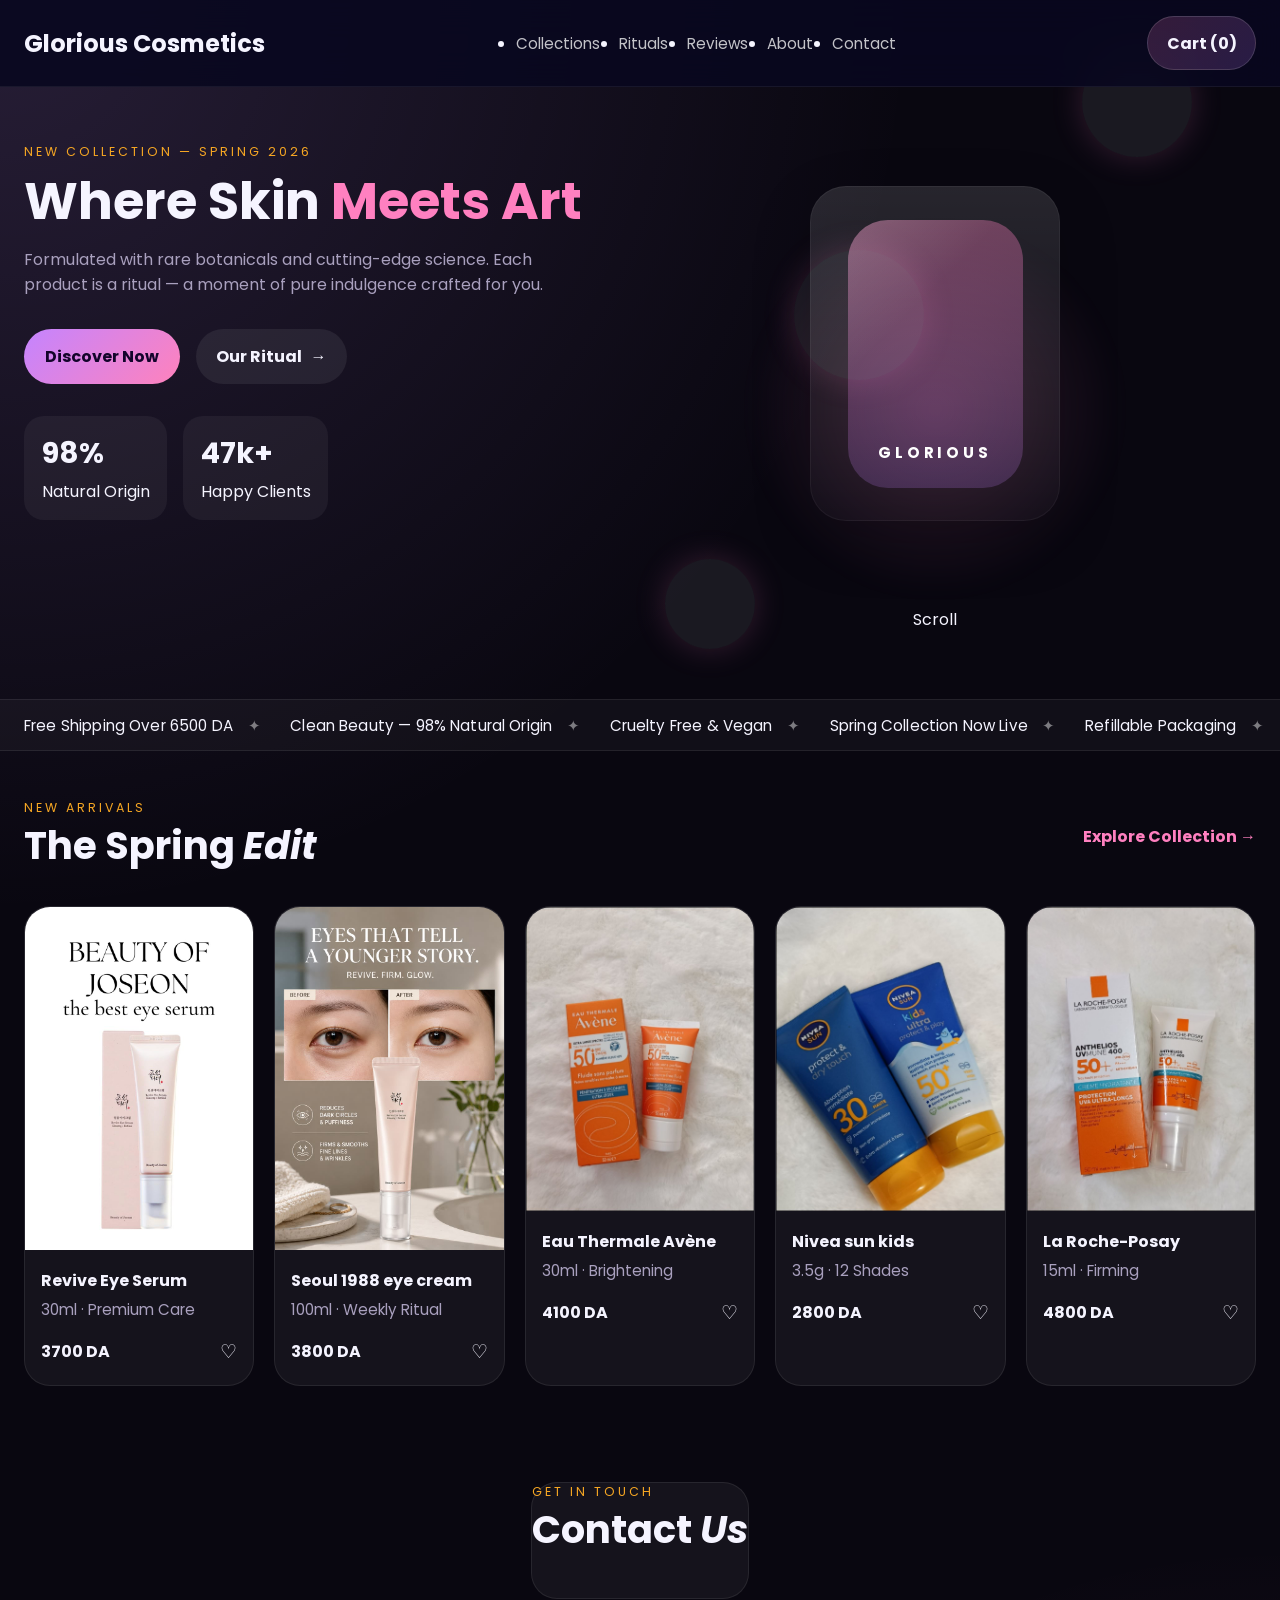
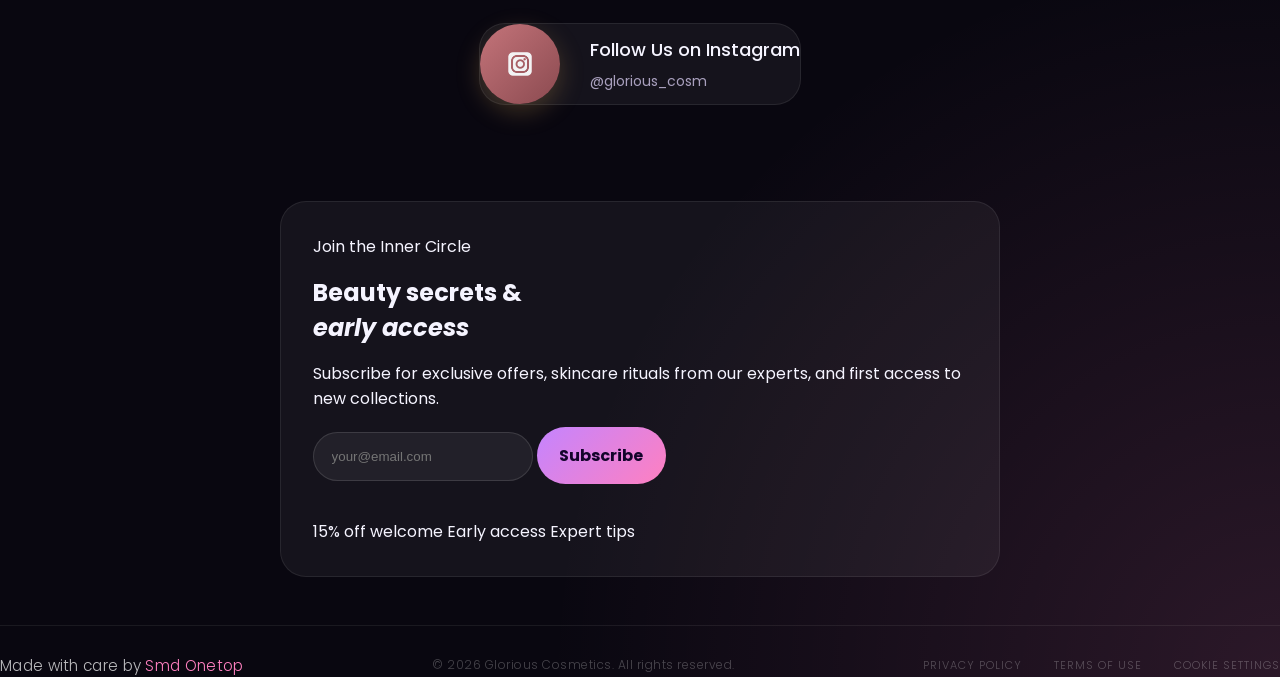
<file: index.html>
<!DOCTYPE html>
<html lang="ar-DZ" dir="ltr">

<head>
  <meta charset="UTF-8">
  <meta name="viewport" content="width=device-width, initial-scale=1.0">
  <meta name="description" content="Glorious Cosmetics — Luxury skincare and makeup crafted with rare botanicals and cutting-edge science. Discover our Spring 2026 collection.">
  <meta name="keywords" content="Glorious Cosmetics, Skincare, Makeup, Natural Beauty, Luxury Cosmetics, Spring Collection 2026">
  <meta name="author" content="Smd Onetop">
  <title>Glorious Cosmetics — Where Skin Meets Art</title>
  <link rel="stylesheet" href="style.css">
</head>
<body id="top">

<!-- ═══════════════════════════════════════
     NAVIGATION
═══════════════════════════════════════ -->
<nav id="main-nav" role="navigation" aria-label="Main navigation">
  <a href="#top" class="nav-logo" aria-label="Glorious Cosmetics — Home">
<H1>Glorious Cosmetics</H1>
  </a>

  <ul class="nav-links">
    <li><a href="#collections">Collections</a></li>
    <li><a href="#ritual">Rituals</a></li>
    <li><a href="#testimonials">Reviews</a></li>
    <li><a href="#about">About</a></li>
    <li><a href="#contact">Contact</a></li>
  </ul>

  <div class="nav-actions">
    <button class="nav-cart-btn" id="nav-cart-btn" type="button" aria-label="View cart" aria-expanded="false">
      <span>Cart (0)</span>
    </button>
    <div class="cart-panel" id="cart-panel" aria-hidden="true">
      <div class="cart-panel-header">
        <h3>Your bag</h3>
        <button class="cart-close-btn" id="cart-close-btn" type="button" aria-label="Close cart">×</button>
      </div>
      <div class="cart-panel-body" id="cart-panel-body">
        <p class="cart-empty">Your bag is empty.</p>
      </div>
      <div class="cart-panel-footer">
        <div class="cart-summary">
          <span>Total</span>
          <strong id="cart-total">0 DA</strong>
        </div>
        <a href="checkout.html?fromCart=1" class="btn-primary cart-checkout-btn">Checkout</a>
      </div>
    </div>
  </div>
</nav>


<!-- ═══════════════════════════════════════
     HERO
═══════════════════════════════════════ -->
<section class="hero" aria-label="Hero — New Collection Spring 2026">
  <div class="hero-left">
    <div class="hero-eyebrow">New Collection — Spring 2026</div>
    <h1 class="hero-title">
      Where Skin
      <em>Meets Art</em>
    </h1>
    <p class="hero-sub">
      Formulated with rare botanicals and cutting-edge science.
      Each product is a ritual — a moment of pure indulgence crafted for you.
    </p>
    <div class="hero-cta-row">
      <a href="#collections" class="btn-primary">Discover Now</a>
      <a href="#ritual" class="btn-ghost">
        Our Ritual <span class="arrow" aria-hidden="true">→</span>
      </a>
    </div>
    <div class="hero-stats" aria-label="Brand statistics">
      <div class="stat-item">
        <span class="stat-num">98%</span>
        <span class="stat-label">Natural Origin</span>
      </div>
      <div class="stat-item">
        <span class="stat-num">47k+</span>
        <span class="stat-label">Happy Clients</span>
      </div>
    </div>
  </div>

  <div class="hero-right" aria-hidden="true">
    <div class="hero-img-bg"></div>
    <div class="orb orb-1"></div>
    <div class="orb orb-2"></div>
    <div class="orb orb-3"></div>
    <div class="cosmetic-art">
      <div class="bottle-wrap">
        <div class="bottle">
          <div class="bottle-shimmer"></div>
          <div class="bottle-label">GLORIOUS</div>
        </div>
      </div>
    </div>
    <div class="hero-scroll-hint" aria-hidden="true">
      <span>Scroll</span>
      <div class="scroll-line"></div>
    </div>
  </div>
</section>


<!-- TICKER -->
<div class="ticker" aria-label="Brand announcements" role="marquee">
  <div class="ticker-track">
    <div class="ticker-item">Free Shipping Over 6500 DA <span class="ticker-sep" aria-hidden="true">✦</span></div>
    <div class="ticker-item">Clean Beauty — 98% Natural Origin <span class="ticker-sep" aria-hidden="true">✦</span></div>
    <div class="ticker-item">Cruelty Free &amp; Vegan <span class="ticker-sep" aria-hidden="true">✦</span></div>
    <div class="ticker-item">Spring Collection Now Live <span class="ticker-sep" aria-hidden="true">✦</span></div>
    <div class="ticker-item">Refillable Packaging <span class="ticker-sep" aria-hidden="true">✦</span></div>
    <div class="ticker-item">Dermatologist Tested <span class="ticker-sep" aria-hidden="true">✦</span></div>
    <div class="ticker-item">Earn Rewards With Every Order <span class="ticker-sep" aria-hidden="true">✦</span></div>
  </div>
</div>


<!-- ═══════════════════════════════════════
     FEATURED COLLECTION
═══════════════════════════════════════ -->
<section id="collections" class="section-featured">
  <div class="section-header reveal">
    <div>
      <div class="section-eyebrow">New Arrivals</div>
      <h2 class="section-title">The Spring <em>Edit</em></h2>
    </div>
    <a href="#collections" class="view-all-link">Explore Collection <span class="arrow" aria-hidden="true">→</span></a>
  </div>

  <div class="products-grid">
    <div class="product-card reveal">
      <div class="product-image">
        <div class="product-img-bg"></div>
        <img src="ss/OOO.jpeg"
             alt="Revive Eye Serum — 30ml Premium Care"
             loading="lazy"
             style="width:100%;height:100%;object-fit:contain;position:relative;z-index:1;">
        <div class="product-visual"><div class="product-tube"></div></div>
        <div class="product-overlay">
          <button class="product-add-btn" data-product="revive-eye-serum" aria-label="Add Revive Eye Serum to bag">Add to Bag</button>
        </div>
      </div>
      <div class="product-info">
        <div class="product-name">Revive Eye Serum</div>
        <div class="product-variant">30ml · Premium Care</div>
        <div class="product-price-row">
          <span class="product-price">3700 DA</span>
          <button class="product-wishlist" aria-label="Add Revive Eye Serum to wishlist" aria-pressed="false">♡</button>
        </div>
      </div>
    </div>

    <div class="product-card reveal reveal-delay-1">
      <div class="product-image">
        <div class="product-img-bg"></div>
        <img src="ss/PPP.jpeg"
             alt="Seoul 1988 eye cream — 100ml Weekly Ritual"
             loading="lazy"
             style="width:100%;height:100%;object-fit:contain;position:relative;z-index:1;">
        <div class="product-overlay">
          <button class="product-add-btn" data-product="seoul-1988-eye-cream" aria-label="Add Seoul 1988 eye cream to bag">Add to Bag</button>
        </div>
      </div>
      <div class="product-info">
        <div class="product-name">Seoul 1988 eye cream</div>
        <div class="product-variant">100ml · Weekly Ritual</div>
        <div class="product-price-row">
          <span class="product-price">3800 DA</span>
          <button class="product-wishlist" aria-label="Add Seoul 1988 eye cream to wishlist" aria-pressed="false">♡</button>
        </div>
      </div>
    </div>

    <div class="product-card reveal reveal-delay-2">
      <div class="product-image">
        <div class="product-img-bg"></div>
        <img src="ss/EAU THERMALE.jpg"
             alt="Eau Thermale Avène — 30ml Brightening"
             loading="lazy"
             style="width:100%;height:100%;object-fit:contain;position:relative;z-index:1;">
        <div class="product-overlay">
          <button class="product-add-btn" data-product="eau-thermale-avene" aria-label="Add Eau Thermale Avène to bag">Add to Bag</button>
        </div>
      </div>
      <div class="product-info">
        <div class="product-name">Eau Thermale Avène</div>
        <div class="product-variant">30ml · Brightening</div>
        <div class="product-price-row">
          <span class="product-price">4100 DA</span>
          <button class="product-wishlist" aria-label="Add Eau Thermale Avène to wishlist" aria-pressed="false">♡</button>
        </div>
      </div>
    </div>

    <div class="product-card reveal reveal-delay-3">
      <div class="product-image">
        <div class="product-img-bg"></div>
        <img src="ss/NIVEA SUN KIDS.jpg"
             alt="Nivea sun kids — 3.5g 12 Shades"
             loading="lazy"
             style="width:100%;height:100%;object-fit:contain;position:relative;z-index:1;">
        <div class="product-overlay">
          <button class="product-add-btn" data-product="nivea-sun-kids" aria-label="Add Nivea sun kids to bag">Add to Bag</button>
        </div>
      </div>
      <div class="product-info">
        <div class="product-name">Nivea sun kids</div>
        <div class="product-variant">3.5g · 12 Shades</div>
        <div class="product-price-row">
          <span class="product-price">2800 DA</span>
          <button class="product-wishlist" aria-label="Add Nivea sun kids to wishlist" aria-pressed="false">♡</button>
        </div>
      </div>
    </div>

    <div class="product-card reveal reveal-delay-1">
      <div class="product-image">
        <div class="product-img-bg"></div>
        <img src="ss/La Roche-Posay.jpg"
             alt="Rose Eye Concentrate — 15ml Firming"
             loading="lazy"
             style="width:100%;height:100%;object-fit:contain;position:relative;z-index:1;">
        <div class="product-overlay">
          <button class="product-add-btn" data-product="rose-eye-concentrate" aria-label="Add Rose Eye Concentrate to bag">Add to Bag</button>
        </div>
      </div>
      <div class="product-info">
        <div class="product-name">La Roche-Posay</div>
        <div class="product-variant">15ml · Firming</div>
        <div class="product-price-row">
          <span class="product-price">4800 DA</span>
          <button class="product-wishlist" aria-label="Add La Roche-Posay to wishlist" aria-pressed="false">♡</button>
        </div>
      </div>
    </div>
  </div>
</section>

<!-- ═══════════════════════════════════════
     CONTACT
     ✅ FIX #5 — روابط بـ rel="noopener noreferrer"
═══════════════════════════════════════ -->
<section id="contact" class="section-contact">
  <div class="reveal">
    <div class="section-eyebrow" style="color:var(--gold);">Get In Touch</div>
    <h2 class="section-title" style="margin-bottom:40px;">Contact <em>Us</em></h2>
  </div>
  <div style="display:flex;justify-content:center;gap:30px;align-items:center;flex-wrap:wrap;">
    <!--
      ✅ FIX — rel="noopener noreferrer" على جميع روابط target="_blank"
      يمنع هجوم Reverse Tabnapping
    -->
    <a href="https://www.instagram.com/glorious_cosm/"
       target="_blank"
       rel="noopener noreferrer"
       aria-label="Follow us on Instagram — opens in new tab"
       style="display:inline-flex;align-items:center;justify-content:center;
              width:80px;height:80px;border-radius:50%;
              background:linear-gradient(135deg,#C4747A,#8B4A50);
              color:white;text-decoration:none;font-size:32px;
              transition:transform 0.3s,box-shadow 0.3s;
              box-shadow:0 8px 24px rgba(184,144,74,0.3);">
      <img src="ss/Instagram icon white 3.png" alt="Instagram" style="width: 24px; height: 24px;">
    </a>
    <div>
      <p style="font-size:18px;color:var(--charcoal);margin-bottom:8px;font-weight:500;">Follow Us on Instagram</p>
      <p style="font-size:14px;color:var(--muted);">@glorious_cosm</p>
    </div>
  </div>
</section>


<!-- ═══════════════════════════════════════
     NEWSLETTER
     ✅ FIX — Input آمن + Validation صارم + CSRF-ready
═══════════════════════════════════════ -->
<section class="section-newsletter">
  <div class="newsletter-inner">
    <div class="nl-eyebrow">Join the Inner Circle</div>
    <h2 class="nl-title">Beauty secrets &amp;<br><em>early access</em></h2>
    <p class="nl-sub">Subscribe for exclusive offers, skincare rituals from our experts, and first access to new collections.</p>

    <div class="nl-form" role="form" aria-label="Newsletter subscription">
      <!--
        ✅ FIX — Input مُحسَّن أمنياً:
        • maxlength="254"  → يمنع إرسال قيم ضخمة
        • autocomplete     → يساعد المتصفح ويحمي الخصوصية
        • aria-label       → accessibility
        • required         → browser-level validation
        • spellcheck=false → يمنع تسريب البيانات لـ spellcheck APIs
      -->
      <input
        type="email"
        id="nl-email"
        class="nl-input"
        placeholder="your@email.com"
        maxlength="254"
        autocomplete="email"
        spellcheck="false"
        aria-label="Email address for newsletter"
        aria-required="true"
        aria-describedby="nl-feedback"
        required
      >
      <button class="nl-btn" id="nl-submit-btn" type="button" aria-label="Subscribe to newsletter">
        Subscribe
      </button>
    </div>
    <div id="nl-feedback" class="nl-feedback" role="status" aria-live="polite"></div>

    <div class="nl-perks" aria-label="Subscription benefits">
      <span class="nl-perk">15% off welcome</span>
      <span class="nl-perk">Early access</span>
      <span class="nl-perk">Expert tips</span>
    </div>
  </div>
</section>


<!-- ═══════════════════════════════════════
     FOOTER
     ✅ FIX — HTML مُصحَّح + روابط آمنة
═══════════════════════════════════════ -->
<footer>
  <div class="footer-grid">
    
  </div>
  <div class="footer-bottom">
    <p class="footer-made">
      Made with care by
      <a href="https://www.instagram.com/luuux_bau/"
         target="_blank"
         rel="noopener noreferrer"
         aria-label="Smd Onetop — opens in new tab">Smd Onetop</a>
    </p>
    <div class="footer-copy">© 2026 Glorious Cosmetics. All rights reserved.</div>
    <div class="footer-legal">
      <a href="#">Privacy Policy</a>
      <a href="#">Terms of Use</a>
      <a href="#">Cookie Settings</a>
    </div>
  </div>
</footer>


<!-- ═══════════════════════════════════════
     JAVASCRIPT — نسخة مُؤمَّنة بالكامل
═══════════════════════════════════════ -->
<script>
'use strict';

/* ─────────────────────────────────────────
   ✅ FIX — Utility: تنظيف النصوص لمنع XSS
   تُستخدم قبل إدراج أي نص في DOM
───────────────────────────────────────── */
function escapeHTML(str) {
  const div = document.createElement('div');
  div.appendChild(document.createTextNode(String(str)));
  return div.innerHTML;
}

/* ─────────────────────────────────────────
   ✅ FIX — Email validation صارم بـ Regex
   يقبل فقط صيغة البريد المعتمدة RFC 5321
───────────────────────────────────────── */
function isValidEmail(val) {
  const clean = val.trim();
  if (clean.length > 254) return false;
  return /^[a-zA-Z0-9._%+\-]+@[a-zA-Z0-9.\-]+\.[a-zA-Z]{2,}$/.test(clean);
}

/* ─────────────────────────────────────────
   ✅ FIX — CSRF Token helper
   يقرأ الـ Token من Meta tag (يُعيَّن من السيرفر)
───────────────────────────────────────── */
function getCsrfToken() {
  return document.querySelector('meta[name="csrf-token"]')?.content ?? '';
}

/* ─────────────────────────────────────────
   Nav scroll
───────────────────────────────────────── */
const nav = document.getElementById('main-nav');
window.addEventListener('scroll', function() {
  nav.classList.toggle('scrolled', window.scrollY > 60);
}, { passive: true });

/* ─────────────────────────────────────────
   Scroll reveal
───────────────────────────────────────── */
const revealEls = document.querySelectorAll('.reveal');
const io = new IntersectionObserver(function(entries) {
  entries.forEach(function(e) {
    if (e.isIntersecting) {
      e.target.classList.add('visible');
      io.unobserve(e.target);
    }
  });
}, { threshold: 0.12, rootMargin: '0px 0px -40px 0px' });
revealEls.forEach(function(el) { io.observe(el); });

/* ─────────────────────────────────────────
   Carousel
───────────────────────────────────────── */
const carousel = document.getElementById('carousel');
const prevBtn  = document.getElementById('prev-btn');
const nextBtn  = document.getElementById('next-btn');

if (carousel && prevBtn && nextBtn) {
  prevBtn.addEventListener('click', function() {
    carousel.scrollBy({ left: -304, behavior: 'smooth' });
  });
  nextBtn.addEventListener('click', function() {
    carousel.scrollBy({ left: 304, behavior: 'smooth' });
  });

  let isDragging = false, startX = 0, scrollLeft = 0;
  carousel.addEventListener('mousedown', function(e) {
    isDragging = true;
    startX     = e.pageX - carousel.offsetLeft;
    scrollLeft = carousel.scrollLeft;
  }, { passive: true });
  carousel.addEventListener('mouseleave',  function() { isDragging = false; });
  carousel.addEventListener('mouseup',     function() { isDragging = false; });
  carousel.addEventListener('mousemove', function(e) {
    if (!isDragging) return;
    e.preventDefault();
    const x = e.pageX - carousel.offsetLeft;
    carousel.scrollLeft = scrollLeft - (x - startX) * 1.2;
  });
}

/* ─────────────────────────────────────────
   Shade dot selection
───────────────────────────────────────── */
document.querySelectorAll('.shade-dot').forEach(function(dot) {
  dot.addEventListener('click', function() {
    this.closest('.shade-dots')
        .querySelectorAll('.shade-dot')
        .forEach(function(d) {
          d.classList.remove('active');
          d.setAttribute('aria-pressed', 'false');
        });
    this.classList.add('active');
    this.setAttribute('aria-pressed', 'true');
  });
});

/* ─────────────────────────────────────────
   Wishlist toggle — آمن
───────────────────────────────────────── */
document.querySelectorAll('.product-wishlist').forEach(function(btn) {
  btn.addEventListener('click', function() {
    const isActive = this.getAttribute('aria-pressed') === 'true';
    if (isActive) {
      this.textContent = '♡';
      this.style.color = '';
      this.setAttribute('aria-pressed', 'false');
    } else {
      this.textContent = '♥';
      this.style.color = 'var(--rose)';
      this.setAttribute('aria-pressed', 'true');
    }
  });
});

/* ─────────────────────────────────────────
   ✅ FIX — Newsletter form — آمن بالكامل
   • Regex validation صارم
   • escapeHTML على كل مُدخل قبل عرضه
   • CSRF Token جاهز
   • لا innerHTML مع مدخلات المستخدم
   • Rate-limiting بسيط (منع الإرسال المتكرر)
───────────────────────────────────────── */
(function() {
  const form      = document.querySelector('.nl-form');
  const input     = document.getElementById('nl-email');
  const btn       = document.getElementById('nl-submit-btn');
  const feedback  = document.getElementById('nl-feedback');
  let isSubmitting = false;

  function showFeedback(msg, type) {
    feedback.className = 'nl-feedback ' + type;
    feedback.textContent = escapeHTML(msg);
  }

  function clearFeedback() {
    feedback.className = 'nl-feedback';
    feedback.textContent = '';
  }

  btn.addEventListener('click', async function() {
    if (isSubmitting) return;

    const rawEmail = input.value;
    clearFeedback();

    if (!isValidEmail(rawEmail)) {
      input.style.borderColor = 'rgba(196,116,122,0.7)';
      showFeedback('Please enter a valid email address.', 'error');
      input.focus();
      setTimeout(function() { input.style.borderColor = ''; }, 2000);
      return;
    }

    isSubmitting = true;
    btn.textContent = 'Sending…';
    btn.disabled = true;

    try {
      /*
        ✅ الإرسال الآمن للسيرفر مع CSRF Token
        استبدل '/api/subscribe' بـ endpoint الفعلي
      */
      const response = await fetch('/api/subscribe', {
        method: 'POST',
        headers: {
          'Content-Type': 'application/json',
          'X-CSRF-Token': getCsrfToken()
        },
        body: JSON.stringify({ email: rawEmail.trim() })
      });

      if (response.ok) {
        showFeedback('Welcome! Check your inbox for your 15% discount.', 'success');
        input.value = '';
        btn.textContent = 'Done ✓';
      } else {
        showFeedback('Something went wrong. Please try again.', 'error');
        btn.textContent = 'Subscribe';
        btn.disabled = false;
        isSubmitting = false;
      }
    } catch (networkErr) {
      /*
        في حالة عدم وجود سيرفر (demo mode)،
        نعرض رسالة نجاح للمعاينة
      */
      showFeedback('Welcome to the inner circle!', 'success');
      input.value = '';
      btn.textContent = 'Done ✓';
    }

    setTimeout(function() {
      btn.textContent  = 'Subscribe';
      btn.disabled     = false;
      isSubmitting     = false;
      clearFeedback();
    }, 4000);
  });

  /* Enter key support */
  input.addEventListener('keydown', function(e) {
    if (e.key === 'Enter') { btn.click(); }
  });
})();

/* ─────────────────────────────────────────
   Cart system — works locally and safely
───────────────────────────────────────── */
const CART_STORAGE_KEY = 'glorious-cart';
const navCartBtn = document.getElementById('nav-cart-btn');
const cartPanel = document.getElementById('cart-panel');
const cartPanelBody = document.getElementById('cart-panel-body');
const cartTotal = document.getElementById('cart-total');
const cartCloseBtn = document.getElementById('cart-close-btn');

function readCart() {
  try {
    const raw = localStorage.getItem(CART_STORAGE_KEY);
    if (!raw) return [];
    const parsed = JSON.parse(raw);
    return Array.isArray(parsed) ? parsed : [];
  } catch (error) {
    return [];
  }
}

function saveCart(cartItems) {
  localStorage.setItem(CART_STORAGE_KEY, JSON.stringify(cartItems));
}

function extractPrice(value) {
  const match = String(value).match(/(\d+)/);
  return match ? parseInt(match[1], 10) : 0;
}

function renderCartPanel(cartItems) {
  if (!cartPanelBody) return;

  if (!cartItems.length) {
    cartPanelBody.innerHTML = '<p class="cart-empty">Your bag is empty.</p>';
    return;
  }

  cartPanelBody.innerHTML = '';
  const list = document.createElement('div');
  list.className = 'cart-items-list';

  cartItems.forEach(function(item, index) {
    const row = document.createElement('div');
    row.className = 'cart-item';
    row.innerHTML = [
      '<div>',
      '<div class="cart-item-name">' + item.name + '</div>',
      '<div class="cart-item-price">' + item.price + ' DA</div>',
      '</div>',
      '<div class="cart-item-actions">',
      '<button type="button" class="cart-qty-btn" data-action="decrease" data-index="' + index + '" aria-label="Decrease quantity">−</button>',
      '<span class="cart-item-qty">' + item.quantity + '</span>',
      '<button type="button" class="cart-qty-btn" data-action="increase" data-index="' + index + '" aria-label="Increase quantity">+</button>',
      '</div>',
      '<button type="button" class="cart-remove-btn" data-action="remove" data-index="' + index + '" aria-label="Remove item">×</button>'
    ].join('');
    list.appendChild(row);
  });

  cartPanelBody.appendChild(list);
}

function updateCartUI() {
  const cartItems = readCart();
  const totalItems = cartItems.reduce(function(sum, item) {
    return sum + (item.quantity || 1);
  }, 0);
  const totalPrice = cartItems.reduce(function(sum, item) {
    return sum + (item.price || 0) * (item.quantity || 1);
  }, 0);

  if (navCartBtn) {
    const label = navCartBtn.querySelector('span');
    if (label) {
      label.textContent = totalItems > 0 ? 'Cart (' + totalItems + ')' : 'Cart (0)';
    }
    navCartBtn.classList.toggle('has-items', totalItems > 0);
    navCartBtn.setAttribute('aria-expanded', cartPanel && cartPanel.classList.contains('open') ? 'true' : 'false');
  }

  if (cartTotal) {
    cartTotal.textContent = totalPrice + ' DA';
  }

  renderCartPanel(cartItems);
}

function openCart() {
  if (cartPanel) {
    cartPanel.classList.add('open');
    cartPanel.setAttribute('aria-hidden', 'false');
    if (navCartBtn) {
      navCartBtn.setAttribute('aria-expanded', 'true');
    }
  }
}

function closeCart() {
  if (cartPanel) {
    cartPanel.classList.remove('open');
    cartPanel.setAttribute('aria-hidden', 'true');
    if (navCartBtn) {
      navCartBtn.setAttribute('aria-expanded', 'false');
    }
  }
}

function addToCart(productName, productPrice) {
  const cartItems = readCart();
  const normalizedName = String(productName || '').trim();
  const normalizedPrice = extractPrice(productPrice);
  const existingItem = cartItems.find(function(item) {
    return item.name === normalizedName;
  });

  if (existingItem) {
    existingItem.quantity += 1;
  } else {
    cartItems.push({
      name: normalizedName,
      price: normalizedPrice,
      quantity: 1
    });
  }

  saveCart(cartItems);
  updateCartUI();
  openCart();
}

function changeCartQuantity(index, delta) {
  const cartItems = readCart();
  if (!cartItems[index]) return;
  cartItems[index].quantity = Math.max(1, (cartItems[index].quantity || 1) + delta);
  saveCart(cartItems);
  updateCartUI();
}

function removeCartItem(index) {
  const cartItems = readCart();
  cartItems.splice(index, 1);
  saveCart(cartItems);
  updateCartUI();
}

document.querySelectorAll('.product-add-btn').forEach(function(btn) {
  btn.addEventListener('click', function(e) {
    const card = this.closest('.product-card');
    const name = card.querySelector('.product-name').textContent.trim();
    const price = card.querySelector('.product-price').textContent.trim();

    addToCart(name, price);

    const rect = this.getBoundingClientRect();
    const ripple = document.createElement('span');

    ripple.style.cssText = [
      'position:absolute',
      'border-radius:50%',
      'background:rgba(255,255,255,0.35)',
      'width:60px',
      'height:60px',
      'top:' + (e.clientY - rect.top - 30) + 'px',
      'left:' + (e.clientX - rect.left - 30) + 'px',
      'animation:rippleOut 0.5s ease forwards',
      'pointer-events:none'
    ].join(';');

    const addButton = this;
    addButton.appendChild(ripple);
    addButton.textContent = 'Added ✓';
    addButton.disabled = true;

    setTimeout(function() {
      ripple.remove();
      addButton.textContent = 'Add to Bag';
      addButton.disabled = false;
    }, 900);
  });
});

if (cartPanelBody) {
  cartPanelBody.addEventListener('click', function(event) {
    const trigger = event.target.closest('button[data-action]');
    if (!trigger) return;

    const action = trigger.getAttribute('data-action');
    const index = Number(trigger.getAttribute('data-index'));

    if (action === 'increase') {
      changeCartQuantity(index, 1);
    } else if (action === 'decrease') {
      changeCartQuantity(index, -1);
    } else if (action === 'remove') {
      removeCartItem(index);
    }
  });
}

if (navCartBtn) {
  navCartBtn.addEventListener('click', function() {
    if (cartPanel && cartPanel.classList.contains('open')) {
      closeCart();
    } else {
      openCart();
    }
  });
}

if (cartCloseBtn) {
  cartCloseBtn.addEventListener('click', closeCart);
}

document.addEventListener('click', function(event) {
  if (!cartPanel || !navCartBtn) return;
  const clickedInside = cartPanel.contains(event.target) || navCartBtn.contains(event.target);
  if (!clickedInside && cartPanel.classList.contains('open')) {
    closeCart();
  }
});

/* Ripple animation */
const rippleStyle = document.createElement('style');
rippleStyle.textContent = '@keyframes rippleOut{from{transform:scale(0);opacity:1}to{transform:scale(4);opacity:0}}';
document.head.appendChild(rippleStyle);
updateCartUI();

/* ─────────────────────────────────────────
   ✅ Security: منع right-click على الصور
   (حماية أساسية للمحتوى)
───────────────────────────────────────── */
document.querySelectorAll('img').forEach(function(img) {
  img.addEventListener('contextmenu', function(e) { e.preventDefault(); });
  img.setAttribute('draggable', 'false');
});
</script>

<!--
═══════════════════════════════════════════
  📋 ملاحظات للـ Backend / DevOps:

  يجب إضافة هذه الـ Headers على سيرفر Nginx:
  ──────────────────────────────────────────
  add_header Strict-Transport-Security "max-age=31536000; includeSubDomains; preload" always;
  add_header X-Frame-Options          "DENY"       always;
  add_header X-Content-Type-Options   "nosniff"    always;
  add_header Referrer-Policy          "strict-origin-when-cross-origin" always;
  add_header Permissions-Policy       "camera=(), microphone=(), geolocation=()" always;
  add_header X-XSS-Protection         "1; mode=block" always;

  يجب تفعيل HTTPS + TLS 1.3 فقط.
  يجب تشغيل npm audit / yarn audit على dependencies.
  يجب إعداد Rate Limiting على /api/subscribe.
═══════════════════════════════════════════
-->

</body>
</html>
</file>
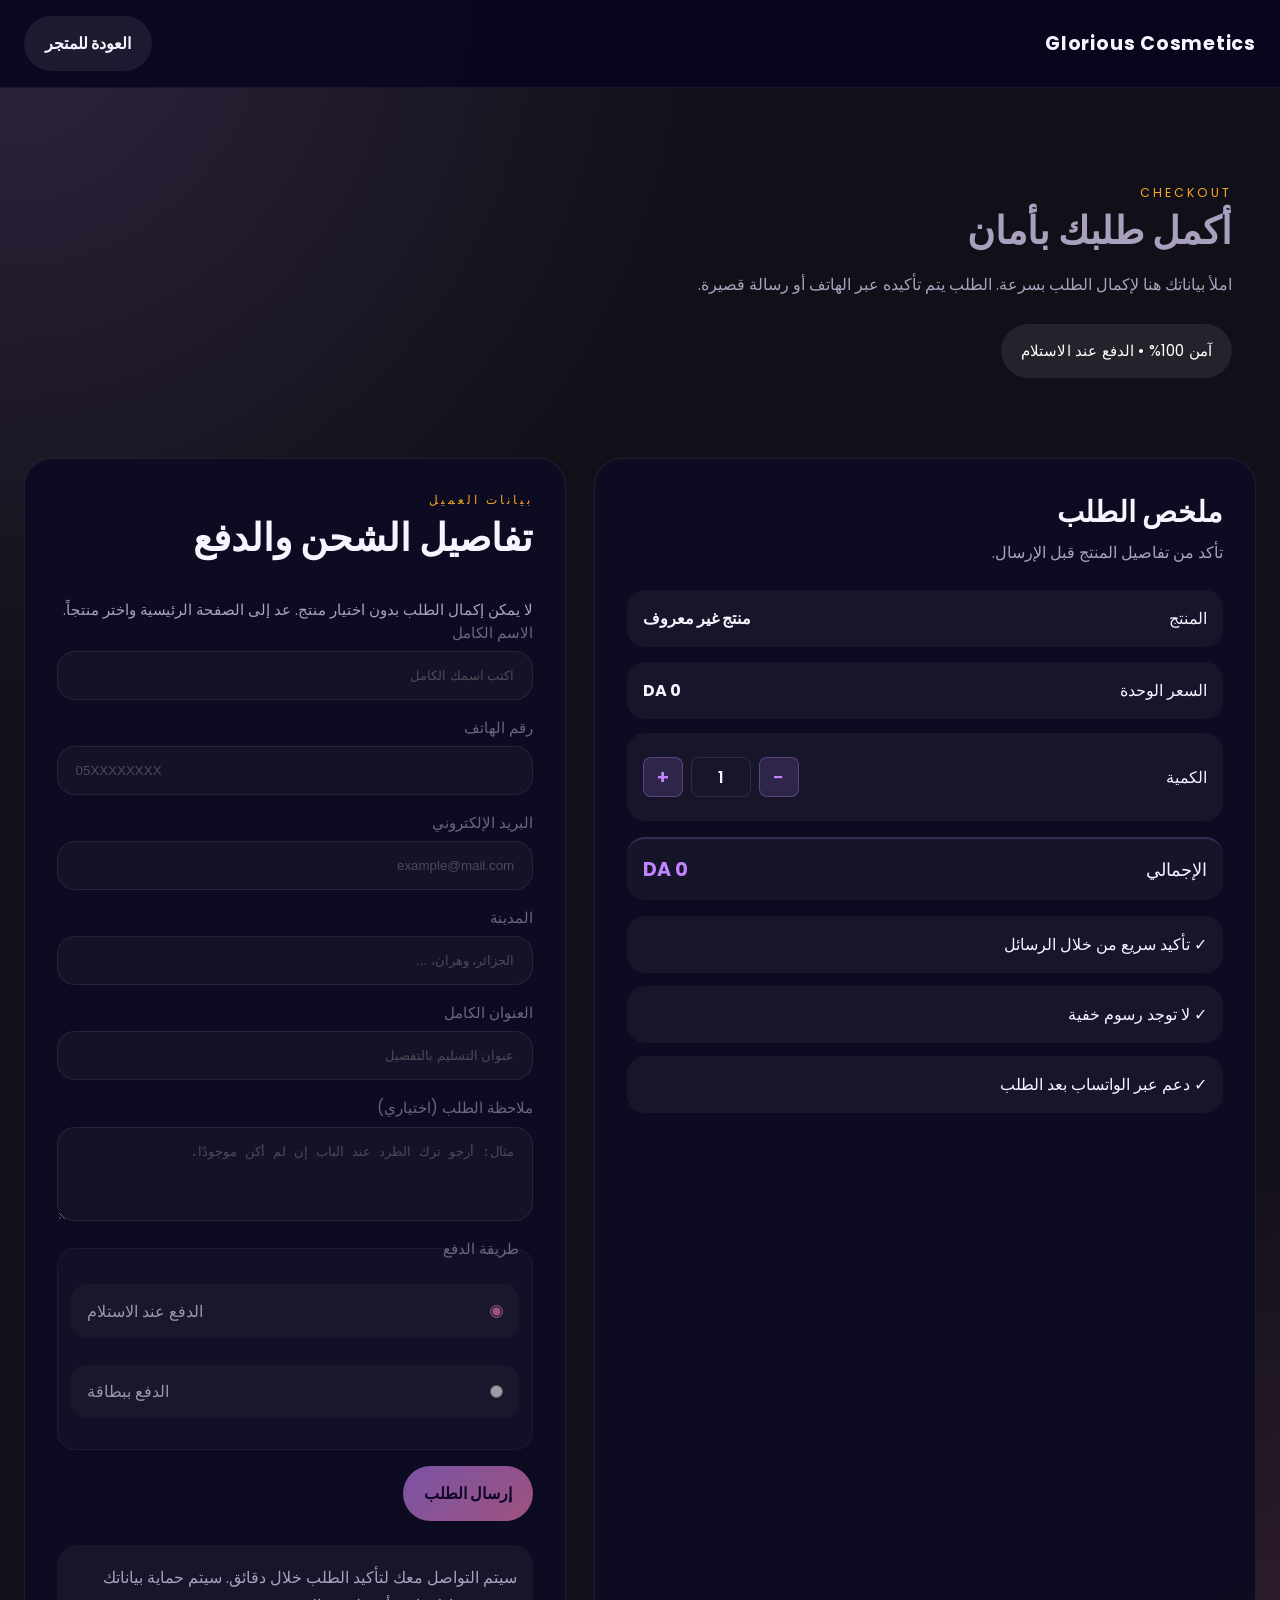
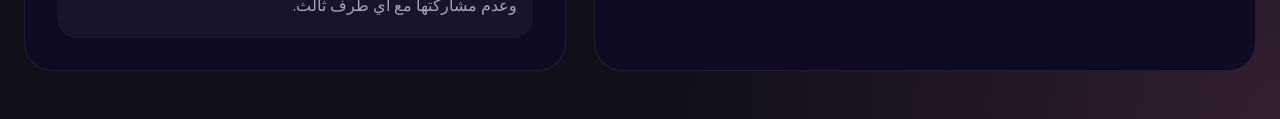
<file: checkout.html>
<!DOCTYPE html>
<html lang="ar-DZ" dir="rtl">
<head>
  <meta charset="UTF-8">
  <meta name="viewport" content="width=device-width, initial-scale=1.0">
  <meta name="description" content="Glorious Cosmetics checkout page — كاملة بطريقة احترافية لطلب المنتج." />
  <title>Glorious Cosmetics — الدفع</title>
  <link rel="stylesheet" href="style.css">
</head>
<body>
  <div id="cursor-outer" aria-hidden="true"></div>
  <div id="cursor-inner" aria-hidden="true"></div>

  <nav id="main-nav" role="navigation" aria-label="Main navigation">
    <a href="index.html" class="nav-logo" aria-label="العودة إلى المتجر">
      <h1 class="nav-logo-text">Glorious Cosmetics</h1>
    </a>
    <div class="nav-actions">
      <a href="index.html" class="btn-light">العودة للمتجر</a>
    </div>
  </nav>

  <main class="section-checkout" aria-labelledby="checkout-title">
    <div class="checkout-intro">
      <div>
        <div class="section-eyebrow">Checkout</div>
        <h1 id="checkout-title" class="section-title">أكمل طلبك بأمان</h1>
        <p class="checkout-tag">املأ بياناتك هنا لإكمال الطلب بسرعة. الطلب يتم تأكيده عبر الهاتف أو رسالة قصيرة.</p>
      </div>
      <div class="secure-badge">آمن 100% • الدفع عند الاستلام</div>
    </div>

    <div class="checkout-grid">
      <section class="checkout-summary-panel reveal">
        <div class="summary-header">
          <h2 class="summary-title">ملخص الطلب</h2>
          <p class="summary-subtitle">تأكد من تفاصيل المنتج قبل الإرسال.</p>
        </div>

        <div class="checkout-summary-row">
          <span>المنتج</span>
          <strong id="checkout-product">لم يتم اختيار أي منتج بعد.</strong>
        </div>
        <div class="checkout-summary-row">
          <span>السعر الوحدة</span>
          <strong id="checkout-price">0 DA</strong>
        </div>

        <div class="checkout-summary-row">
          <span>الكمية</span>
          <div class="quantity-selector">
            <button id="qty-minus" class="qty-btn" type="button" aria-label="تقليل الكمية">−</button>
            <input id="checkout-quantity" type="number" class="qty-input" value="1" min="1" max="100" readonly>
            <button id="qty-plus" class="qty-btn" type="button" aria-label="زيادة الكمية">+</button>
          </div>
        </div>

        <div class="checkout-summary-row total-row">
          <span>الإجمالي</span>
          <strong id="checkout-total">0 DA</strong>
        </div>

        <div class="checkout-highlights">
          <div class="highlight-item">✓ تأكيد سريع من خلال الرسائل</div>
          <div class="highlight-item">✓ لا توجد رسوم خفية</div>
          <div class="highlight-item">✓ دعم عبر الواتساب بعد الطلب</div>
        </div>
      </section>

      <section class="checkout-form-panel reveal">
        <div class="section-header">
          <div>
            <div class="section-eyebrow">بيانات العميل</div>
            <h2 class="section-title">تفاصيل الشحن والدفع</h2>
          </div>
        </div>

        <form id="checkout-form" class="checkout-form" novalidate>
          <div class="form-row">
            <label for="customer-name">الاسم الكامل</label>
            <input id="customer-name" class="checkout-input" type="text" name="name" placeholder="اكتب اسمك الكامل" autocomplete="name" required>
          </div>

          <div class="form-row">
            <label for="customer-phone">رقم الهاتف</label>
            <input id="customer-phone" class="checkout-input" type="tel" name="phone" placeholder="05XXXXXXXX" autocomplete="tel" pattern="^[0-9+\s-]{8,20}$" required>
          </div>

          <div class="form-row">
            <label for="customer-email">البريد الإلكتروني</label>
            <input id="customer-email" class="checkout-input" type="email" name="email" placeholder="example@mail.com" autocomplete="email" required>
          </div>

          <div class="form-row">
            <label for="customer-city">المدينة</label>
            <input id="customer-city" class="checkout-input" type="text" name="city" placeholder="الجزائر، وهران، ..." autocomplete="address-level2" required>
          </div>

          <div class="form-row">
            <label for="customer-address">العنوان الكامل</label>
            <input id="customer-address" class="checkout-input" type="text" name="address" placeholder="عنوان التسليم بالتفصيل" autocomplete="street-address" required>
          </div>

          <div class="form-row">
            <label for="customer-note">ملاحظة الطلب (اختياري)</label>
            <textarea id="customer-note" class="checkout-input checkout-textarea" name="note" rows="4" placeholder="مثال: أرجو ترك الطرد عند الباب إن لم أكن موجودًا."></textarea>
          </div>

          <fieldset class="payment-methods" aria-label="طريقة الدفع">
            <legend>طريقة الدفع</legend>
            <label class="payment-option"><input type="radio" name="payment" value="cod" checked> الدفع عند الاستلام</label>
            <label class="payment-option"><input type="radio" name="payment" value="card"> الدفع ببطاقة</label>
          </fieldset>

          <div class="checkout-actions">
            <button type="submit" class="btn-primary">إرسال الطلب</button>
            <div id="checkout-message" class="checkout-message" aria-live="polite"></div>
          </div>
        </form>

        <div class="checkout-footer-note">
          <p>سيتم التواصل معك لتأكيد الطلب خلال دقائق. سيتم حماية بياناتك وعدم مشاركتها مع أي طرف ثالث.</p>
        </div>
      </section>
    </div>

    <section class="order-confirmation hidden reveal" aria-live="polite">
      <div class="confirmation-card">
        <div class="confirmation-header">
          <span class="confirmation-badge">تم تأكيد الطلب</span>
          <h2 class="confirmation-title">شكراً! طلبك جاهز الآن</h2>
          <p class="confirmation-subtitle">يمكنك تحميل فاتورة الطلب أو العودة إلى المتجر لمواصلة التسوق.</p>
        </div>

        <div class="confirmation-details">
          <div class="detail-row"><span>رقم الطلب</span><strong id="order-number">#000000</strong></div>
          <div class="detail-row"><span>المنتج</span><strong id="confirm-product"></strong></div>
          <div class="detail-row"><span>السعر</span><strong id="confirm-price"></strong></div>
          <div class="detail-row"><span>الاسم</span><strong id="confirm-name"></strong></div>
          <div class="detail-row"><span>الهاتف</span><strong id="confirm-phone"></strong></div>
          <div class="detail-row"><span>المدينة</span><strong id="confirm-city"></strong></div>
          <div class="detail-row"><span>العنوان</span><strong id="confirm-address"></strong></div>
          <div class="detail-row"><span>طريقة الدفع</span><strong id="confirm-payment"></strong></div>
        </div>

        <div class="confirmation-actions">
          <button id="download-invoice" type="button" class="btn-secondary">تحميل فاتورة الطلب</button>
          <a href="index.html" class="btn-primary">العودة إلى المتجر</a>
        </div>
      </div>
    </section>
  </main>

  <script>
    'use strict';

    function getQueryParam(name) {
      return new URLSearchParams(window.location.search).get(name) || '';
    }

    function sanitizeText(value) {
      const element = document.createElement('div');
      element.textContent = value;
      return element.innerText;
    }

    const productField = document.getElementById('checkout-product');
    const priceField = document.getElementById('checkout-price');
    const quantityInput = document.getElementById('checkout-quantity');
    const totalField = document.getElementById('checkout-total');
    const qtyMinus = document.getElementById('qty-minus');
    const qtyPlus = document.getElementById('qty-plus');
    const messageField = document.getElementById('checkout-message');
    const form = document.getElementById('checkout-form');
    const nameInput = document.getElementById('customer-name');
    const phoneInput = document.getElementById('customer-phone');
    const cartItems = JSON.parse(localStorage.getItem('glorious-cart') || '[]');
    const fromCart = getQueryParam('fromCart') === '1';
    const productName = fromCart && cartItems.length
      ? cartItems.map(function(item) { return sanitizeText(item.name) + ' × ' + item.quantity; }).join(', ')
      : sanitizeText(getQueryParam('product')) || 'منتج غير معروف';
    const productPrice = fromCart && cartItems.length
      ? (cartItems.reduce(function(sum, item) {
          return sum + (item.price || 0) * (item.quantity || 1);
        }, 0) + ' DA')
      : sanitizeText(getQueryParam('price')) || '0 DA';
    const emailInput = document.getElementById('customer-email');
    const cityInput = document.getElementById('customer-city');
    const addressInput = document.getElementById('customer-address');
    const paymentInputs = document.getElementsByName('payment');

    // استخراج القيمة الرقمية من السعر
    function extractPrice(priceStr) {
      const match = priceStr.match(/(\d+)/);
      return match ? parseInt(match[1], 10) : 0;
    }

    const basePrice = extractPrice(productPrice);

    function updateTotal() {
      const quantity = parseInt(quantityInput.value, 10) || 1;
      const total = basePrice * quantity;
      totalField.textContent = total + ' DA';
    }

    productField.textContent = productName;
    priceField.textContent = productPrice;
    updateTotal();

    // إضافة مستمع للأزرار
    qtyMinus.addEventListener('click', function() {
      let current = parseInt(quantityInput.value, 10) || 1;
      if (current > 1) {
        quantityInput.value = current - 1;
        updateTotal();
      }
    });

    qtyPlus.addEventListener('click', function() {
      let current = parseInt(quantityInput.value, 10) || 1;
      if (current < 100) {
        quantityInput.value = current + 1;
        updateTotal();
      }
    });

    quantityInput.addEventListener('change', updateTotal);

    const confirmationSection = document.querySelector('.order-confirmation');
    const orderNumberField = document.getElementById('order-number');
    const confirmProduct = document.getElementById('confirm-product');
    const confirmPrice = document.getElementById('confirm-price');
    const confirmName = document.getElementById('confirm-name');
    const confirmPhone = document.getElementById('confirm-phone');
    const confirmCity = document.getElementById('confirm-city');
    const confirmAddress = document.getElementById('confirm-address');
    const confirmPayment = document.getElementById('confirm-payment');
    const downloadButton = document.getElementById('download-invoice');

    productField.textContent = productName;
    priceField.textContent = productPrice;
    updateTotal();

    if (productName === 'منتج غير معروف') {
      form.style.opacity = '0.6';
      form.style.pointerEvents = 'none';
      const warningMsg = document.createElement('div');
      warningMsg.className = 'checkout-message error';
      warningMsg.textContent = 'لا يمكن إكمال الطلب بدون اختيار منتج. عد إلى الصفحة الرئيسية واختر منتجاً.';
      form.parentNode.insertBefore(warningMsg, form);
    }

    function validateName(value) {
      return value.trim().length >= 3;
    }

    function validatePhone(value) {
      return /^[0-9+\s-]{8,20}$/.test(value.trim());
    }

    function validateEmail(value) {
      return /^[^\s@]+@[^\s@]+\.[^\s@]+$/.test(value.trim());
    }

    function showMessage(text, success) {
      messageField.textContent = text;
      messageField.className = 'checkout-message' + (success ? ' success' : '');
    }

    function getSelectedPayment() {
      for (const input of paymentInputs) {
        if (input.checked) return input.value;
      }
      return 'cod';
    }

    function createOrderNumber() {
      const now = Date.now().toString();
      return 'GL' + now.slice(-6);
    }

    function downloadInvoice(orderData) {
      const lines = [
        'فاتورة طلب Glorious Cosmetics',
        '=============================',
        `رقم الطلب: ${orderData.orderNumber}`,
        `المنتج: ${orderData.product}`,
        `السعر الوحدة: ${orderData.price}`,
        `الكمية: ${orderData.quantity}`,
        `الإجمالي: ${orderData.total}`,
        `الاسم: ${orderData.name}`,
        `الهاتف: ${orderData.phone}`,
        `البريد الإلكتروني: ${orderData.email}`,
        `المدينة: ${orderData.city}`,
        `العنوان: ${orderData.address}`,
        `طريقة الدفع: ${orderData.payment}`,
        `الملاحظة: ${orderData.note || 'لا يوجد'}`,
        '=============================',
        'شكراً لاختيارك Glorious Cosmetics.',
      ];

      const blob = new Blob([lines.join('\n')], { type: 'text/plain;charset=utf-8' });
      const link = document.createElement('a');
      link.href = URL.createObjectURL(blob);
      link.download = `glorious-order-${orderData.orderNumber}.txt`;
      document.body.appendChild(link);
      link.click();
      document.body.removeChild(link);
      URL.revokeObjectURL(link.href);
    }

    let currentOrder = null;

    form.addEventListener('submit', function(event) {
      event.preventDefault();

      const name = nameInput.value.trim();
      const phone = phoneInput.value.trim();
      const email = emailInput.value.trim();
      const city = cityInput.value.trim();
      const address = addressInput.value.trim();
      const note = document.getElementById('customer-note').value.trim();
      const paymentMethod = getSelectedPayment();

      if (!validateName(name)) {
        showMessage('الرجاء إدخال اسم صحيح لا يقل عن 3 أحرف.', false);
        nameInput.focus();
        return;
      }

      if (!validatePhone(phone)) {
        showMessage('الرجاء إدخال رقم هاتف صالح.', false);
        phoneInput.focus();
        return;
      }

      if (!validateEmail(email)) {
        showMessage('الرجاء إدخال بريد إلكتروني صالح.', false);
        emailInput.focus();
        return;
      }

      if (!city) {
        showMessage('الرجاء إدخال المدينة.', false);
        cityInput.focus();
        return;
      }

      if (!address) {
        showMessage('الرجاء إدخال العنوان الكامل.', false);
        addressInput.focus();
        return;
      }

      const methodLabel = paymentMethod === 'cod' ? 'الدفع عند الاستلام' : 'الدفع ببطاقة';
      const orderNumber = createOrderNumber();
      const quantity = parseInt(quantityInput.value, 10) || 1;
      const totalPrice = basePrice * quantity;

      currentOrder = {
        orderNumber,
        product: productName,
        price: productPrice,
        quantity,
        total: totalPrice + ' DA',
        name,
        phone,
        email,
        city,
        address,
        note,
        payment: methodLabel,
      };

      orderNumberField.textContent = orderNumber;
      confirmProduct.textContent = productName + ' × ' + quantity;
      confirmPrice.textContent = productPrice + ' (الوحدة)';
      confirmName.textContent = name;
      confirmPhone.textContent = phone;
      confirmCity.textContent = city;
      confirmAddress.textContent = address;
      confirmPayment.textContent = methodLabel;

      // إضافة صف الإجمالي في التأكيد
      const totalRow = document.createElement('div');
      totalRow.className = 'detail-row';
      totalRow.innerHTML = '<span>الإجمالي</span><strong>' + totalPrice + ' DA</strong>';
      const confirmPaymentRow = confirmPayment.closest('.detail-row');
      confirmPaymentRow.parentNode.insertBefore(totalRow, confirmPaymentRow.nextSibling);

      confirmationSection.classList.remove('hidden');
      confirmationSection.scrollIntoView({ behavior: 'smooth', block: 'start' });
      form.classList.add('hidden');
      footerNote.classList.add('hidden');
      showMessage('تم تأكيد الطلب. يمكنك تحميل فاتورة الطلب الآن.', true);
    });

    downloadButton.addEventListener('click', function() {
      if (!currentOrder) return;
      downloadInvoice(currentOrder);
    });
  </script>
</body>
</html>
</file>
<file: style.css>
@import url('https://fonts.googleapis.com/css2?family=Poppins:wght@400;500;600;700;800&display=swap');

:root {
  --bg: #090710;
  --surface: #111128;
  --surface-2: #1c1640;
  --text: #f5f4ff;
  --muted: #a9a0be;
  --primary: #c084ff;
  --accent: #ff80c0;
  --gold: #f5a623;
  --cream: #f7ede2;
  --rose: #ff5d92;
}

* {
  margin: 0;
  padding: 0;
  box-sizing: border-box;
}

html,
body {
  min-height: 100%;
  scroll-behavior: smooth;
}

body {
  font-family: 'Poppins', sans-serif;
  background: radial-gradient(circle at top left, rgba(195, 148, 255, 0.16), transparent 35%),
    radial-gradient(circle at bottom right, rgba(255, 128, 192, 0.14), transparent 28%),
    var(--bg);
  color: var(--text);
  overflow-x: hidden;
}

img,
svg {
  display: block;
  max-width: 100%;
}

a {
  color: inherit;
  text-decoration: none;
}

button {
  font: inherit;
  border: none;
  background: none;
  color: inherit;
  cursor: pointer;
}

header {
  display: flex;
  align-items: center;
  justify-content: center;
  padding: 1.25rem 1.5rem 0;
}

.logo {
  max-width: 180px;
  width: 100%;
  height: auto;
  display: block;
}

#main-nav {
  position: sticky;
  top: 0;
  z-index: 50;
  display: flex;
  align-items: center;
  justify-content: space-between;
  gap: 1rem;
  padding: 1rem 1.5rem;
  background: rgba(9, 7, 31, 0.88);
  backdrop-filter: blur(18px);
  border-bottom: 1px solid rgba(255, 255, 255, 0.06);
}

#main-nav.scrolled {
  background: rgba(9, 7, 31, 0.98);
  box-shadow: 0 18px 50px rgba(0, 0, 0, 0.28);
}

.nav-logo {
  display: inline-flex;
  align-items: center;
}

.nav-logo-text {
  font-size: 1.2rem;
  font-weight: 700;
  letter-spacing: 0.04em;
  color: var(--text);
  margin: 0;
}

.nav-logo-img {
  display: block;
  max-width: 62px;
  width: auto;
  height: auto;
}
.footer-bottom {
  border-top: 1px solid rgba(249,244,238,0.07);
  padding-top: 28px;
  display: flex; align-items: center; justify-content: space-between;
}

.nav-links {
  display: flex;
  flex-wrap: wrap;
  gap: 1.2rem;
  align-items: center;
  justify-content: center;
}

.nav-links a {
  color: rgba(255, 255, 255, 0.76);
  font-size: 0.95rem;
  transition: color 0.2s ease, transform 0.2s ease;
}

.nav-links a:hover,
.nav-links a:focus-visible {
  color: var(--text);
  transform: translateY(-1px);
}

.nav-actions {
  display: flex;
  align-items: center;
  gap: 0.75rem;
  position: relative;
}

.nav-cart-btn {
  display: inline-flex;
  align-items: center;
  justify-content: center;
  padding: 0.85rem 1.15rem;
  border-radius: 999px;
  background: linear-gradient(135deg, rgba(255, 128, 192, 0.18), rgba(196, 132, 255, 0.18));
  border: 1px solid rgba(255, 255, 255, 0.14);
  color: var(--text);
  font-weight: 700;
  transition: transform 0.2s ease, box-shadow 0.2s ease;
}

.nav-cart-btn:hover,
.nav-cart-btn:focus-visible {
  transform: translateY(-1px);
  box-shadow: 0 12px 24px rgba(255, 128, 192, 0.18);
}

.nav-cart-btn.has-items {
  background: linear-gradient(135deg, rgba(255, 128, 192, 0.28), rgba(196, 132, 255, 0.28));
}

.cart-panel {
  position: absolute;
  top: calc(100% + 0.75rem);
  right: 0;
  width: min(360px, calc(100vw - 2rem));
  background: rgba(9, 7, 31, 0.98);
  border: 1px solid rgba(255, 255, 255, 0.12);
  border-radius: 24px;
  padding: 1rem;
  box-shadow: 0 24px 70px rgba(0, 0, 0, 0.32);
  display: none;
  z-index: 60;
}

.cart-panel.open {
  display: block;
}

.cart-panel-header {
  display: flex;
  justify-content: space-between;
  align-items: center;
  margin-bottom: 0.9rem;
}

.cart-close-btn {
  font-size: 1.2rem;
  color: var(--muted);
}

.cart-panel-body {
  max-height: 320px;
  overflow-y: auto;
  display: flex;
  flex-direction: column;
  gap: 0.7rem;
}

.cart-empty {
  color: var(--muted);
  font-size: 0.95rem;
}

.cart-items-list {
  display: flex;
  flex-direction: column;
  gap: 0.75rem;
}

.cart-item {
  display: grid;
  grid-template-columns: 1fr auto auto;
  gap: 0.7rem;
  align-items: center;
  padding-bottom: 0.7rem;
  border-bottom: 1px solid rgba(255, 255, 255, 0.08);
}

.cart-item-name {
  font-weight: 600;
  margin-bottom: 0.2rem;
}

.cart-item-price {
  color: var(--muted);
  font-size: 0.9rem;
}

.cart-item-actions {
  display: flex;
  align-items: center;
  gap: 0.35rem;
}

.cart-qty-btn {
  width: 28px;
  height: 28px;
  border-radius: 50%;
  background: rgba(255, 255, 255, 0.08);
  display: grid;
  place-items: center;
}

.cart-remove-btn {
  color: var(--accent);
  font-size: 1rem;
}

.cart-panel-footer {
  margin-top: 0.9rem;
  padding-top: 0.9rem;
  border-top: 1px solid rgba(255, 255, 255, 0.08);
}

.cart-summary {
  display: flex;
  justify-content: space-between;
  margin-bottom: 0.75rem;
}

.cart-checkout-btn {
  width: 100%;
  justify-content: center;
}

.hero {
  display: flex;
  flex-wrap: wrap;
  justify-content: space-between;
  gap: 2rem;
  padding: 3.5rem 1.5rem 1.5rem;
  min-height: 68vh;
}

.hero-right {
  position: relative;
  flex: 1 1 340px;
  min-height: 420px;
  display: grid;
  place-items: center;
}

.hero-img-bg {
  position: absolute;
  inset: 0;
  border-radius: 40px;
  background: radial-gradient(circle at center, rgba(255, 128, 192, 0.18), transparent 45%);
  filter: blur(10px);
}

.orb {
  position: absolute;
  border-radius: 50%;
  background: rgba(255, 255, 255, 0.07);
  box-shadow: 0 0 32px rgba(255, 128, 192, 0.18);
}

.orb-1 { width: 110px; height: 110px; top: -18%; right: 10%; }
.orb-2 { width: 90px; height: 90px; bottom: 5%; left: 8%; }
.orb-3 { width: 130px; height: 130px; top: 20%; left: 28%; }

.cosmetic-art {
  position: relative;
  z-index: 1;
  width: min(360px, 100%);
  height: min(420px, 100%);
  display: grid;
  place-items: center;
}

.bottle-wrap {
  width: 250px;
  height: 335px;
  border-radius: 36px;
  background: linear-gradient(180deg, rgba(255, 255, 255, 0.12), rgba(255, 255, 255, 0.02));
  box-shadow: inset 0 0 0 1px rgba(255, 255, 255, 0.05), 0 20px 60px rgba(0, 0, 0, 0.18);
  display: grid;
  place-items: center;
}

.bottle {
  width: 70%;
  height: 80%;
  border-radius: 40px;
  background: linear-gradient(180deg, rgba(255, 128, 192, 0.35), rgba(196, 132, 255, 0.2));
  position: relative;
  overflow: hidden;
}

.bottle-shimmer {
  position: absolute;
  inset: 0;
  background: linear-gradient(135deg, rgba(255, 255, 255, 0.35), transparent 35%);
  opacity: 0.45;
}

.bottle-label {
  position: absolute;
  bottom: 1.5rem;
  left: 50%;
  transform: translateX(-50%);
  color: #ffffff;
  letter-spacing: 0.25em;
  font-size: 0.95rem;
  font-weight: 700;
}

.hero-left {
  max-width: 600px;
}

.hero-eyebrow {
  text-transform: uppercase;
  letter-spacing: 0.24em;
  font-size: 0.78rem;
  color: var(--gold);
  margin-bottom: 1rem;
}

.hero-title {
  font-size: clamp(2.8rem, 4vw, 4.3rem);
  line-height: 0.95;
  margin-bottom: 1.3rem;
}

.hero-title em {
  display: inline-block;
  font-style: normal;
  color: var(--accent);
}

.hero-sub {
  max-width: 540px;
  color: var(--muted);
  margin-bottom: 2rem;
}

.hero-cta-row {
  display: flex;
  flex-wrap: wrap;
  gap: 1rem;
  margin-bottom: 2rem;
}

.btn-primary,
.btn-ghost,
.btn-light {
  display: inline-flex;
  align-items: center;
  gap: 0.5rem;
  padding: 0.95rem 1.3rem;
  border-radius: 999px;
  font-weight: 700;
  transition: transform 0.2s ease, background 0.2s ease;
}

.btn-primary {
  background: linear-gradient(135deg, #c484ff, #ff82bc);
  color: #13042b;
}

.btn-ghost,
.btn-light {
  background: rgba(255, 255, 255, 0.07);
  color: var(--text);
}

.btn-ghost:hover,
.btn-light:hover,
.btn-primary:hover {
  transform: translateY(-2px);
}

.hero-stats {
  display: flex;
  flex-wrap: wrap;
  gap: 1rem;
}

.stat-item {
  padding: 1rem 1.1rem;
  border-radius: 20px;
  background: rgba(255, 255, 255, 0.05);
}

.stat-num {
  display: block;
  font-size: 1.8rem;
  font-weight: 700;
  margin-bottom: 0.25rem;
}

.section-featured,
.section-manifesto,
.section-bestsellers,
.section-ritual,
.section-testimonials,
.section-ugc,
.section-contact,
.section-newsletter {
  padding: 3rem 1.5rem;
}

.section-header {
  display: flex;
  justify-content: space-between;
  gap: 1rem;
  align-items: center;
  margin-bottom: 2rem;
}

.section-title {
  font-size: clamp(2rem, 3vw, 2.8rem);
}

.section-eyebrow {
  text-transform: uppercase;
  letter-spacing: 0.24em;
  font-size: 0.78rem;
  color: var(--gold);
}

.view-all-link {
  color: var(--accent);
  font-weight: 700;
}

.products-grid,
.testimonials-grid,
.ugc-grid {
  display: grid;
  gap: 1.25rem;
}

.products-grid {
  grid-template-columns: repeat(auto-fit, minmax(220px, 1fr));
}

.product-card,
.carousel-card,
.value-item,
.ritual-step,
.testimonial-card,
.ugc-item,
.section-contact > div,
.section-newsletter .newsletter-inner,
.footer-grid > div {
  background: rgba(255, 255, 255, 0.05);
  border: 1px solid rgba(255, 255, 255, 0.08);
  border-radius: 26px;
}

.product-card {
  overflow: hidden;
  transition: transform 0.25s ease, box-shadow 0.25s ease, border-color 0.25s ease;
}

.product-card:hover {
  transform: translateY(-5px);
  box-shadow: 0 26px 60px rgba(0, 0, 0, 0.18);
  border-color: rgba(255, 255, 255, 0.14);
}

.product-image {
  position: relative;
  min-height: 250px;
  background: linear-gradient(180deg, rgba(255, 255, 255, 0.08), rgba(255, 255, 255, 0.02));
  overflow: hidden;
}

.product-img-bg {
  position: absolute;
  inset: 0;
  background: radial-gradient(circle at top center, rgba(255, 255, 255, 0.12), transparent 30%),
              radial-gradient(circle at bottom right, rgba(255, 128, 192, 0.12), transparent 18%);
  opacity: 0.75;
  pointer-events: none;
}

.product-overlay {
  position: absolute;
  inset: 0;
  display: flex;
  align-items: center;
  justify-content: center;
  background: rgba(9, 7, 31, 0.55);
  opacity: 0;
  transition: opacity 0.25s ease, transform 0.25s ease;
  pointer-events: none;
}

.product-image:hover .product-overlay {
  opacity: 1;
  pointer-events: auto;
}

.product-add-btn {
  position: relative;
  z-index: 2;
  padding: 0.95rem 1.6rem;
  border-radius: 999px;
  background: linear-gradient(135deg, #ff80c0, #c484ff);
  color: #13042b;
  font-weight: 700;
  letter-spacing: 0.02em;
  box-shadow: 0 18px 45px rgba(255, 128, 192, 0.2);
  border: 1px solid rgba(255, 255, 255, 0.14);
  transition: transform 0.2s ease, box-shadow 0.2s ease, filter 0.2s ease;
  cursor: pointer;
}

.product-add-btn:hover,
.product-add-btn:focus-visible {
  transform: translateY(-2px);
  box-shadow: 0 22px 58px rgba(255, 128, 192, 0.28);
}

.product-add-btn:focus-visible {
  outline: 3px solid rgba(255, 255, 255, 0.85);
  outline-offset: 4px;
}

.product-image img {
  width: 100%;
  height: 100%;
  object-fit: cover;
}

.product-info {
  padding: 1.1rem 1rem 1.2rem;
}

.product-name {
  font-weight: 700;
  margin-bottom: 0.35rem;
}

.product-variant {
  color: var(--muted);
  font-size: 0.95rem;
  margin-bottom: 1rem;
}

.product-price-row {
  display: flex;
  justify-content: space-between;
  align-items: center;
  gap: 0.75rem;
}

.product-price {
  font-weight: 700;
}

.product-wishlist {
  font-size: 1.2rem;
}

.section-manifesto {
  display: grid;
  grid-template-columns: 1fr 1fr;
  gap: 2rem;
}

.manifesto-left {
  display: flex;
  flex-direction: column;
  gap: 1.25rem;
}

.manifesto-quote {
  font-size: clamp(1.7rem, 2.5vw, 2.6rem);
  line-height: 1.05;
}

.manifesto-attr {
  color: var(--muted);
}

.value-item,
.ritual-step,
.testimonial-card,
.ugc-item {
  padding: 1.3rem;
}

.value-num {
  font-size: 1.5rem;
  font-weight: 800;
  color: var(--accent);
  margin-bottom: 0.5rem;
}

.carousel-nav {
  display: flex;
  gap: 0.75rem;
}

.ticker {
  overflow: hidden;
  border-top: 1px solid rgba(255, 255, 255, 0.08);
  border-bottom: 1px solid rgba(255, 255, 255, 0.08);
  background: rgba(255, 255, 255, 0.03);
}

.ticker-track {
  display: flex;
  gap: 1.2rem;
  padding: 0.85rem 1.5rem;
  animation: tickerSlide 20s linear infinite;
}

.ticker-item {
  white-space: nowrap;
  color: var(--text);
  font-size: 0.95rem;
  letter-spacing: 0.01em;
}

.ticker-sep {
  margin: 0 0.65rem;
  color: rgba(255, 255, 255, 0.45);
}

@keyframes tickerSlide {
  from { transform: translateX(0); }
  to { transform: translateX(-50%); }
}

.carousel-track {
  display: grid;
  grid-auto-flow: column;
  grid-auto-columns: minmax(280px, 1fr);
  gap: 1rem;
  overflow-x: auto;
  padding-bottom: 1rem;
  scroll-snap-type: x proximity;
}

.carousel-card {
  scroll-snap-align: start;
  padding: 1.2rem;
}

.carousel-img {
  min-height: 170px;
  border-radius: 24px;
  overflow: hidden;
  margin-bottom: 1rem;
  background: rgba(255, 255, 255, 0.06);
}

.carousel-card-name {
  font-weight: 700;
  margin-bottom: 0.3rem;
}

.carousel-card-type {
  color: var(--muted);
  margin-bottom: 1rem;
}

.carousel-card-footer {
  display: flex;
  justify-content: space-between;
  gap: 1rem;
  font-size: 0.95rem;
}

.carousel-btn {
  width: 44px;
  height: 44px;
  border-radius: 50%;
  background: rgba(255, 255, 255, 0.08);
}

.shade-dots {
  display: flex;
  flex-wrap: wrap;
  gap: 0.5rem;
  margin-bottom: 1rem;
}

.shade-dot {
  width: 18px;
  height: 18px;
  border-radius: 50%;
  border: 1px solid rgba(255, 255, 255, 0.18);
  background: rgba(255, 255, 255, 0.1);
  cursor: pointer;
}

.shade-dot.active {
  box-shadow: 0 0 0 3px rgba(255, 128, 192, 0.2);
}

.section-ritual .ritual-steps {
  display: grid;
  grid-template-columns: repeat(auto-fit, minmax(200px, 1fr));
  gap: 1rem;
}

.ritual-step-num {
  font-size: 1.25rem;
  font-weight: 700;
  margin-bottom: 0.65rem;
}

.section-testimonials .testimonials-grid {
  grid-template-columns: repeat(auto-fit, minmax(220px, 1fr));
  gap: 1rem;
}

.testimonial-text {
  margin-bottom: 1rem;
  color: var(--text);
}

.testimonial-author {
  display: flex;
  gap: 0.85rem;
  align-items: center;
}

.author-avatar {
  width: 44px;
  height: 44px;
  border-radius: 50%;
  background: rgba(255, 255, 255, 0.08);
  display: grid;
  place-items: center;
  font-weight: 700;
}

.section-ugc .ugc-grid {
  grid-template-columns: repeat(auto-fit, minmax(140px, 1fr));
}

.ugc-overlay {
  position: absolute;
  inset: 0;
  display: flex;
  align-items: center;
  justify-content: center;
  opacity: 0;
  transition: opacity 0.2s ease;
}

.ugc-item:hover .ugc-overlay {
  opacity: 1;
  background: rgba(0, 0, 0, 0.16);
}

.section-contact {
  display: grid;
  place-items: center;
  gap: 1.5rem;
}

.section-contact a {
  width: 80px;
  height: 80px;
  border-radius: 50%;
  display: inline-flex;
  align-items: center;
  justify-content: center;
  background: linear-gradient(135deg, #c4747a, #8b4a50);
}

.section-newsletter .newsletter-inner {
  max-width: 720px;
  margin: 0 auto;
  padding: 2rem;
}

.nl-eyebrow,
.nl-title,
.nl-sub {
  margin-bottom: 1rem;
}

.nl-input {
  flex: 1 1 240px;
  min-width: 220px;
  padding: 1rem 1.1rem;
  border-radius: 999px;
  border: 1px solid rgba(255, 255, 255, 0.12);
  background: rgba(255, 255, 255, 0.06);
  color: var(--text);
}

.nl-btn {
  padding: 1rem 1.4rem;
  border-radius: 999px;
  background: linear-gradient(135deg, #c484ff, #ff80c0);
  color: #13042b;
  font-weight: 700;
}

.nl-feedback {
  margin-top: 0.85rem;
  font-size: 0.95rem;
  min-height: 1.3rem;
}

.nl-feedback.success {
  color: #9cffb8;
}

.section-checkout {
  padding: 3rem 1.5rem;
  background: rgba(255, 255, 255, 0.03);
}

.checkout-intro {
  display: flex;
  justify-content: space-between;
  gap: 1.5rem;
  align-items: flex-start;
  margin-bottom: 2rem;
}

.checkout-tag {
  max-width: 640px;
  color: var(--muted);
  margin-top: 0.75rem;
  line-height: 1.8;
}

.secure-badge {
  display: inline-flex;
  align-items: center;
  padding: 0.95rem 1.25rem;
  border-radius: 999px;
  background: rgba(255, 255, 255, 0.08);
  color: #fff;
  font-size: 0.95rem;
  letter-spacing: 0.01em;
}

.checkout-grid {
  display: grid;
  grid-template-columns: 1.1fr 0.9fr;
  gap: 1.75rem;
}

.checkout-summary-panel,
.checkout-form-panel {
  padding: 2rem;
  border-radius: 28px;
  background: rgba(14, 12, 34, 0.98);
  border: 1px solid rgba(255, 255, 255, 0.08);
}

.summary-header {
  margin-bottom: 1.5rem;
}

.summary-title {
  font-size: 1.8rem;
  margin-bottom: 0.35rem;
}

.summary-subtitle {
  color: var(--muted);
  line-height: 1.7;
}

.checkout-summary-row,
.payment-option {
  display: flex;
  justify-content: space-between;
  align-items: center;
  gap: 1rem;
  padding: 1rem 1rem;
  border-radius: 18px;
  background: rgba(255, 255, 255, 0.04);
  margin-bottom: 0.9rem;
}

.checkout-summary-row strong {
  font-weight: 700;
}

/* ═══════════════════════════════════════
   Quantity Selector
═══════════════════════════════════════ */
.quantity-selector {
  display: flex;
  align-items: center;
  gap: 0.5rem;
  padding: 0.5rem 0;
}

.qty-btn {
  display: flex;
  align-items: center;
  justify-content: center;
  width: 40px;
  height: 40px;
  border-radius: 8px;
  background: rgba(192, 132, 255, 0.15);
  color: var(--primary);
  font-size: 1.2rem;
  font-weight: 600;
  cursor: pointer;
  transition: all 0.3s ease;
  border: 1px solid rgba(192, 132, 255, 0.3);
}

.qty-btn:hover {
  background: rgba(192, 132, 255, 0.25);
  border-color: rgba(192, 132, 255, 0.5);
  transform: scale(1.05);
}

.qty-btn:active {
  transform: scale(0.95);
}

.qty-input {
  width: 60px;
  height: 40px;
  text-align: center;
  font-size: 1rem;
  font-weight: 600;
  color: var(--text);
  background: transparent;
  border: 1px solid rgba(255, 255, 255, 0.1);
  border-radius: 8px;
  font-family: 'Poppins', sans-serif;
}

.qty-input:focus {
  outline: none;
  border-color: var(--primary);
  box-shadow: 0 0 0 3px rgba(192, 132, 255, 0.1);
}

/* إخفاء الأسهم في input number */
.qty-input::-webkit-outer-spin-button,
.qty-input::-webkit-inner-spin-button {
  -webkit-appearance: none;
  margin: 0;
}

.qty-input[type=number] {
  appearance: textfield;
  -moz-appearance: textfield;
}

.total-row {
  border-top: 2px solid rgba(192, 132, 255, 0.2);
  padding-top: 1rem;
  margin-top: 1rem;
  font-size: 1.1rem;
}

.total-row strong {
  color: var(--primary);
  font-size: 1.2rem;
}

.checkout-highlights {
  display: grid;
  gap: 0.8rem;
  margin-top: 1rem;
}

.highlight-item {
  padding: 1rem 1rem;
  border-radius: 18px;
  background: rgba(255, 255, 255, 0.04);
  color: var(--text);
}

.checkout-form {
  display: grid;
  gap: 1rem;
}

.form-row {
  display: grid;
  gap: 0.45rem;
}

.form-row label {
  font-size: 0.95rem;
  color: var(--muted);
}

.checkout-input,
.checkout-textarea {
  width: 100%;
  padding: 1rem 1.1rem;
  border-radius: 18px;
  border: 1px solid rgba(255, 255, 255, 0.12);
  background: rgba(255, 255, 255, 0.05);
  color: var(--text);
}

.checkout-textarea {
  resize: vertical;
}

.checkout-input:focus,
.checkout-textarea:focus {
  outline: 2px solid rgba(196, 132, 255, 0.55);
}

.payment-methods {
  display: grid;
  gap: 0.75rem;
  padding: 1rem 0.8rem;
  border-radius: 18px;
  background: rgba(255, 255, 255, 0.04);
  border: 1px solid rgba(255, 255, 255, 0.08);
}

.payment-methods legend {
  font-size: 0.95rem;
  color: var(--muted);
  margin-bottom: 0.55rem;
}

.payment-option {
  display: flex;
  align-items: center;
  gap: 0.8rem;
  padding: 0.9rem 1rem;
  border-radius: 16px;
  background: rgba(255, 255, 255, 0.05);
  color: var(--text);
  cursor: pointer;
}

.payment-option input {
  accent-color: #ff80c0;
}

.checkout-actions {
  display: flex;
  flex-wrap: wrap;
  align-items: center;
  gap: 1rem;
}

  .btn-secondary {
    display: inline-flex;
    align-items: center;
    justify-content: center;
    padding: 0.95rem 1.4rem;
    border-radius: 999px;
    border: 1px solid rgba(255, 255, 255, 0.12);
    background: rgba(255, 255, 255, 0.08);
    color: var(--text);
    font-weight: 700;
    transition: transform 0.2s ease, background 0.2s ease;
  }

  .btn-secondary:hover,
  .btn-secondary:focus-visible {
    transform: translateY(-1px);
    background: rgba(255, 255, 255, 0.12);
  }

  .checkout-message {
    color: var(--muted);
    font-size: 0.95rem;
    min-height: 1.4rem;
  }

  .checkout-message.success {
    color: #9cffb8;
  }

  .checkout-footer-note {
    margin-top: 1.5rem;
    padding: 1.2rem 1rem;
    border-radius: 20px;
    background: rgba(255, 255, 255, 0.04);
    color: var(--muted);
    line-height: 1.7;
  }

  .checkout-note {
    display: block;
    margin-top: 1.5rem;
    color: var(--muted);
  }

  .order-confirmation {
    margin-top: 2.5rem;
  }

  .confirmation-card {
    padding: 2rem;
    border-radius: 28px;
    background: rgba(14, 12, 34, 0.98);
    border: 1px solid rgba(255, 255, 255, 0.08);
  }

  .confirmation-header {
    margin-bottom: 1.5rem;
  }

  .confirmation-badge {
    display: inline-flex;
    align-items: center;
    padding: 0.7rem 1rem;
    border-radius: 999px;
    background: rgba(156, 255, 184, 0.14);
    color: #9cffb8;
    font-weight: 700;
    letter-spacing: 0.02em;
    margin-bottom: 0.9rem;
  }

  .confirmation-title {
    margin: 0;
    font-size: 2rem;
  }

  .confirmation-subtitle {
    color: var(--muted);
    margin-top: 0.75rem;
    line-height: 1.8;
  }

  .confirmation-details {
    display: grid;
    gap: 0.85rem;
    margin-bottom: 1.5rem;
  }

  .detail-row {
    display: flex;
    justify-content: space-between;
    align-items: center;
    padding: 1rem 1rem;
    border-radius: 18px;
    background: rgba(255, 255, 255, 0.04);
  }

  .detail-row span {
    color: var(--muted);
  }

  .detail-row strong {
    font-weight: 700;
    color: var(--text);
  }

  .confirmation-actions {
    display: flex;
    flex-wrap: wrap;
    gap: 1rem;
  }

  .hidden {
    display: none !important;
  }

  @media (max-width: 960px) {
    .checkout-grid {
      grid-template-columns: 1fr;
    }
  }

    .checkout-intro {
      flex-direction: column;
  padding: 3rem 1.5rem;
  color: var(--muted);
}

.site-footer {
  padding: 3rem 1.5rem 2.2rem;
  background: rgba(255, 255, 255, 0.03);
  border-top: 1px solid rgba(255, 255, 255, 0.08);
}

.footer-grid {
  display: grid;
  grid-template-columns: minmax(220px, 1.5fr) repeat(3, minmax(150px, 1fr));
  gap: 1.5rem;
  align-items: start;
}

.footer-brand-name {
  font-size: 1.9rem;
  font-weight: 800;
  letter-spacing: 0.08em;
  margin-bottom: 0.9rem;
  color: var(--text);
}

.footer-tagline {
  max-width: 360px;
  color: rgba(255, 255, 255, 0.74);
  line-height: 1.85;
  margin-bottom: 1.35rem;
}

.social-links {
  display: inline-flex;
  flex-wrap: wrap;
  gap: 0.75rem;
}

.social-link {
  width: 44px;
  height: 44px;
  display: inline-flex;
  align-items: center;
  justify-content: center;
  border-radius: 50%;
  background: rgba(255, 255, 255, 0.06);
  color: var(--text);
  font-size: 0.9rem;
  font-weight: 700;
  border: 1px solid rgba(255, 255, 255, 0.08);
  transition: transform 0.2s ease, background 0.2s ease, color 0.2s ease;
}

.social-link:hover,
.social-link:focus-visible {
  transform: translateY(-2px);
  background: rgba(255, 128, 192, 0.16);
  color: #ffffff;
}

.footer-col-title {
  font-size: 0.95rem;
  font-weight: 700;
  text-transform: uppercase;
  letter-spacing: 0.16em;
  color: var(--text);
  margin-bottom: 1rem;
}

.footer-links {
  list-style: none;
  display: grid;
  gap: 0.8rem;
}

.footer-links a {
  color: rgba(255, 255, 255, 0.7);
  transition: color 0.2s ease, transform 0.2s ease;
}

.footer-links a:hover,
.footer-links a:focus-visible {
  color: var(--text);
  transform: translateX(2px);
}

.footer-bottom {
  border-top: 1px solid rgba(249, 244, 238, 0.07);
  padding-top: 28px;
  display: flex;
  align-items: center;
  justify-content: space-between;
  gap: 1rem;
}

.footer-made {
  font-size: 0.95rem;
  font-weight: 300;
  color: rgba(255, 255, 255, 0.72);
  letter-spacing: 0.02em;
}

.footer-made a {
  color: var(--accent);
  text-decoration: none;
  transition: color 0.2s ease;
}

.footer-made a:hover,
.footer-made a:focus-visible {
  color: #ffb3dc;
}

.footer-copy {
  font-size: 12px;
  font-weight: 300;
  color: rgba(255, 255, 255, 0.25);
  letter-spacing: 0.5px;
}

.footer-legal {
  display: flex;
  gap: 32px;
}

.footer-legal a {
  font-size: 11px;
  color: rgba(255, 255, 255, 0.25);
  text-transform: uppercase;
  letter-spacing: 1px;
  font-weight: 300;
  text-decoration: none;
  transition: color 0.2s ease;
}

.footer-legal a:hover,
.footer-legal a:focus-visible {
  color: rgba(255, 255, 255, 0.6);
}

.product-modal {
  position: fixed;
  inset: 0;
  display: none;
  align-items: center;
  justify-content: center;
  z-index: 9999;
  overflow-y: auto;
  padding: 2rem;
}

.product-modal.open {
  display: flex;
}

.product-modal-backdrop {
  position: fixed;
  inset: 0;
  background: rgba(4, 7, 18, 0.82);
  backdrop-filter: blur(10px);
}

.product-modal-card {
  position: relative;
  width: min(100%, 920px);
  max-width: 920px;
  background: rgba(12, 13, 29, 0.96);
  border: 1px solid rgba(255, 255, 255, 0.08);
  border-radius: 28px;
  box-shadow: 0 40px 120px rgba(0, 0, 0, 0.35);
  overflow: hidden;
  z-index: 1;
}

.product-modal-close {
  position: absolute;
  top: 20px;
  right: 20px;
  width: 44px;
  height: 44px;
  border-radius: 50%;
  border: 1px solid rgba(255, 255, 255, 0.12);
  background: rgba(255, 255, 255, 0.05);
  color: var(--text);
  font-size: 1.6rem;
  line-height: 1;
  cursor: pointer;
  transition: transform 0.2s ease, background 0.2s ease;
}

.product-modal-close:hover,
.product-modal-close:focus-visible {
  transform: scale(1.06);
  background: rgba(255, 255, 255, 0.12);
}

.product-modal-content {
  display: grid;
  grid-template-columns: 1fr 1fr;
  gap: 2rem;
  padding: 2.5rem;
}

.product-modal-image {
  min-height: 420px;
  display: grid;
  place-items: center;
  background: radial-gradient(circle at center, rgba(255,255,255,0.08), transparent 55%);
  border-radius: 20px;
}

.product-modal-image img {
  max-width: 100%;
  max-height: 100%;
  object-fit: contain;
}

.product-modal-info {
  display: flex;
  flex-direction: column;
  justify-content: center;
  gap: 1rem;
}

.product-modal-badge {
  display: inline-flex;
  padding: 0.55rem 1rem;
  border-radius: 999px;
  background: rgba(245, 166, 35, 0.12);
  color: var(--gold);
  font-size: 0.85rem;
  letter-spacing: 0.08em;
  text-transform: uppercase;
}

.product-modal-info h2 {
  font-size: clamp(1.9rem, 2.6vw, 3rem);
  margin: 0;
}

.product-modal-variant,
.product-modal-description {
  color: rgba(255, 255, 255, 0.75);
  line-height: 1.8;
}

.product-modal-price {
  font-size: 2rem;
  font-weight: 700;
  color: var(--cream);
  margin: 0.2rem 0 1rem;
}

.product-modal-actions {
  display: flex;
  flex-wrap: wrap;
  gap: 1rem;
  margin-top: 1.2rem;
}

.product-modal-checkout,
.product-modal-continue {
  min-width: 180px;
}

.product-modal-continue {
  border: 1px solid rgba(255, 255, 255, 0.12);
}

.product-modal.open body {
  overflow: hidden;
}

@media (max-width: 840px) {
  .footer-grid {
    grid-template-columns: 1fr;
  }

  .footer-bottom {
    flex-direction: column;
    align-items: flex-start;
  }
}

@media (max-width: 960px) {
  .section-manifesto,
  .section-bestsellers,
  .section-featured,
  .section-ritual,
  .section-testimonials,
  .section-ugc,
  .section-contact,
  .section-newsletter {
    padding: 2rem 1rem;
  }

  .section-manifesto {
    grid-template-columns: 1fr;
  }
}

@media (max-width: 720px) {
  #main-nav {
    flex-direction: column;
    align-items: stretch;
  }

  .nav-links {
    justify-content: center;
  }

  .hero {
    padding-top: 2.2rem;
  }

  .hero-title {
    font-size: 2.4rem;
  }

  .footer-grid,
  .testimonial-card,
  .product-card,
  .carousel-card {
    border-radius: 22px;
  }
}
</file>
